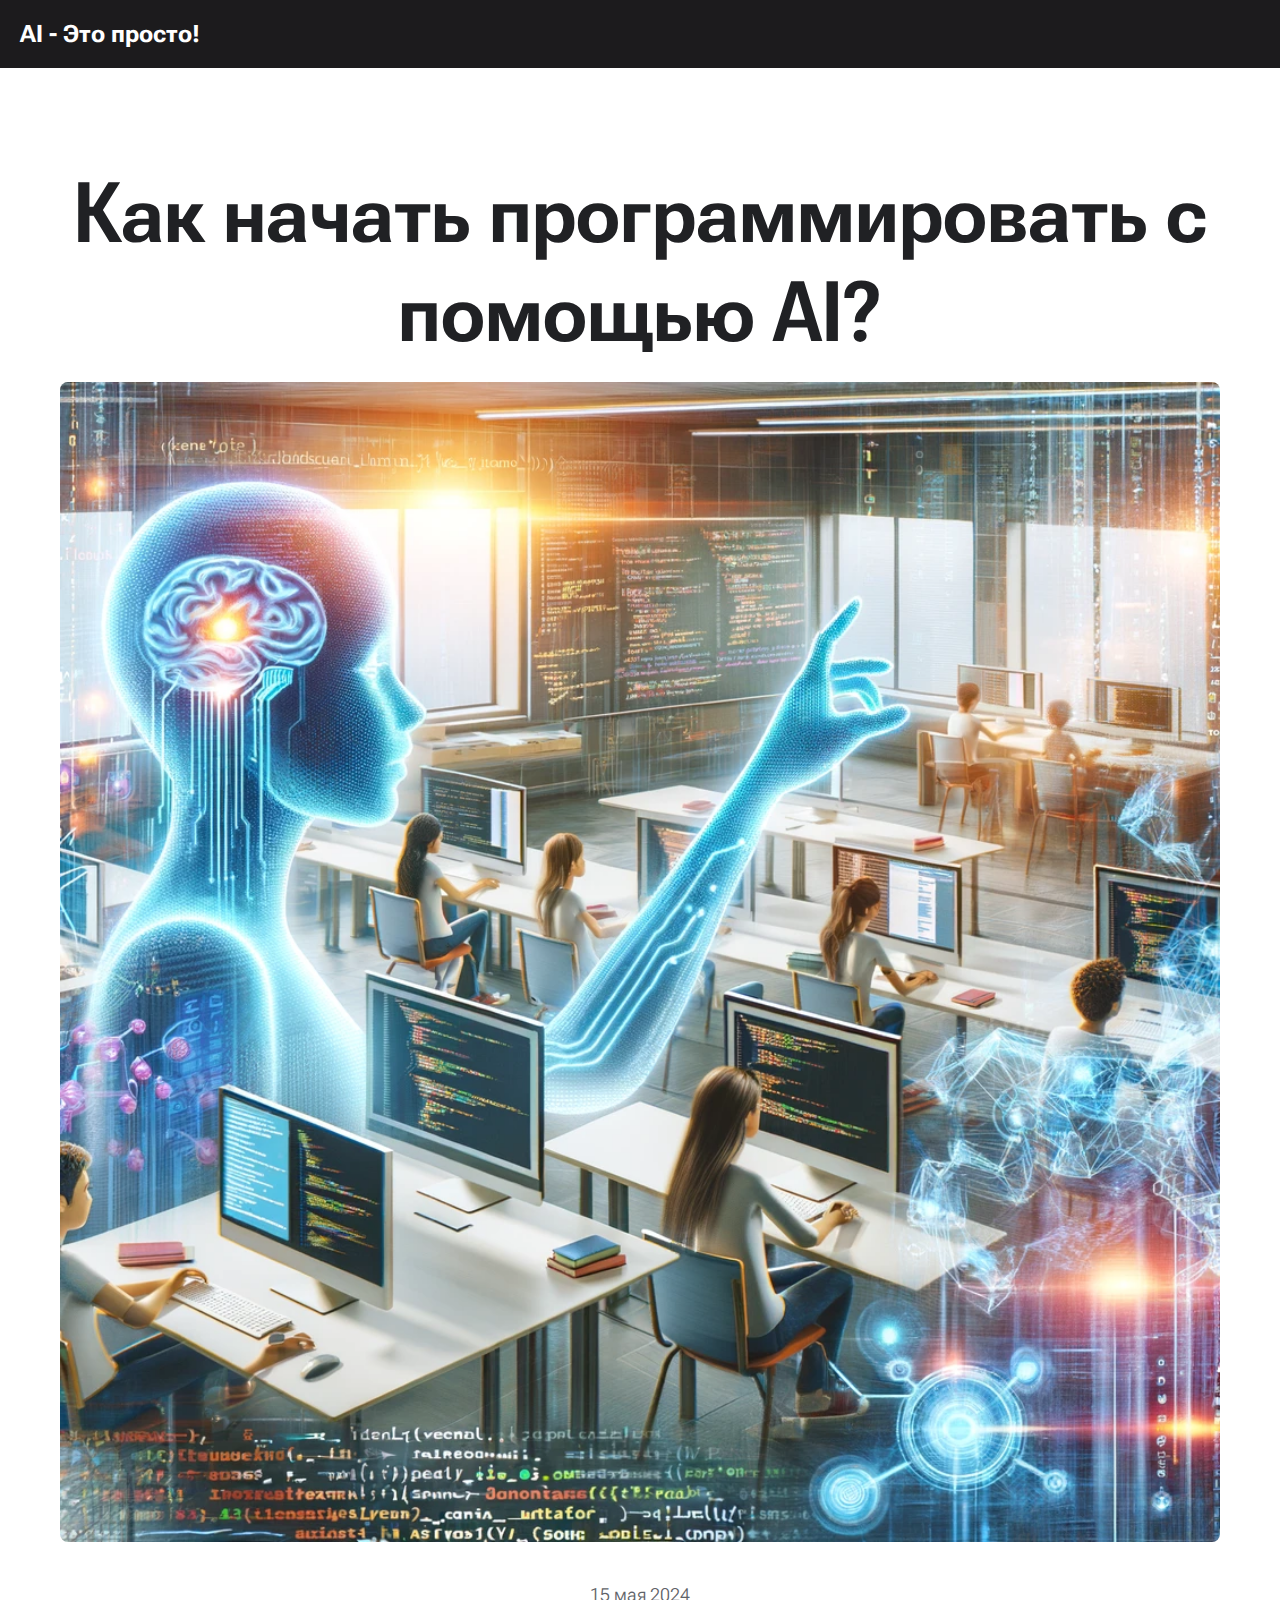
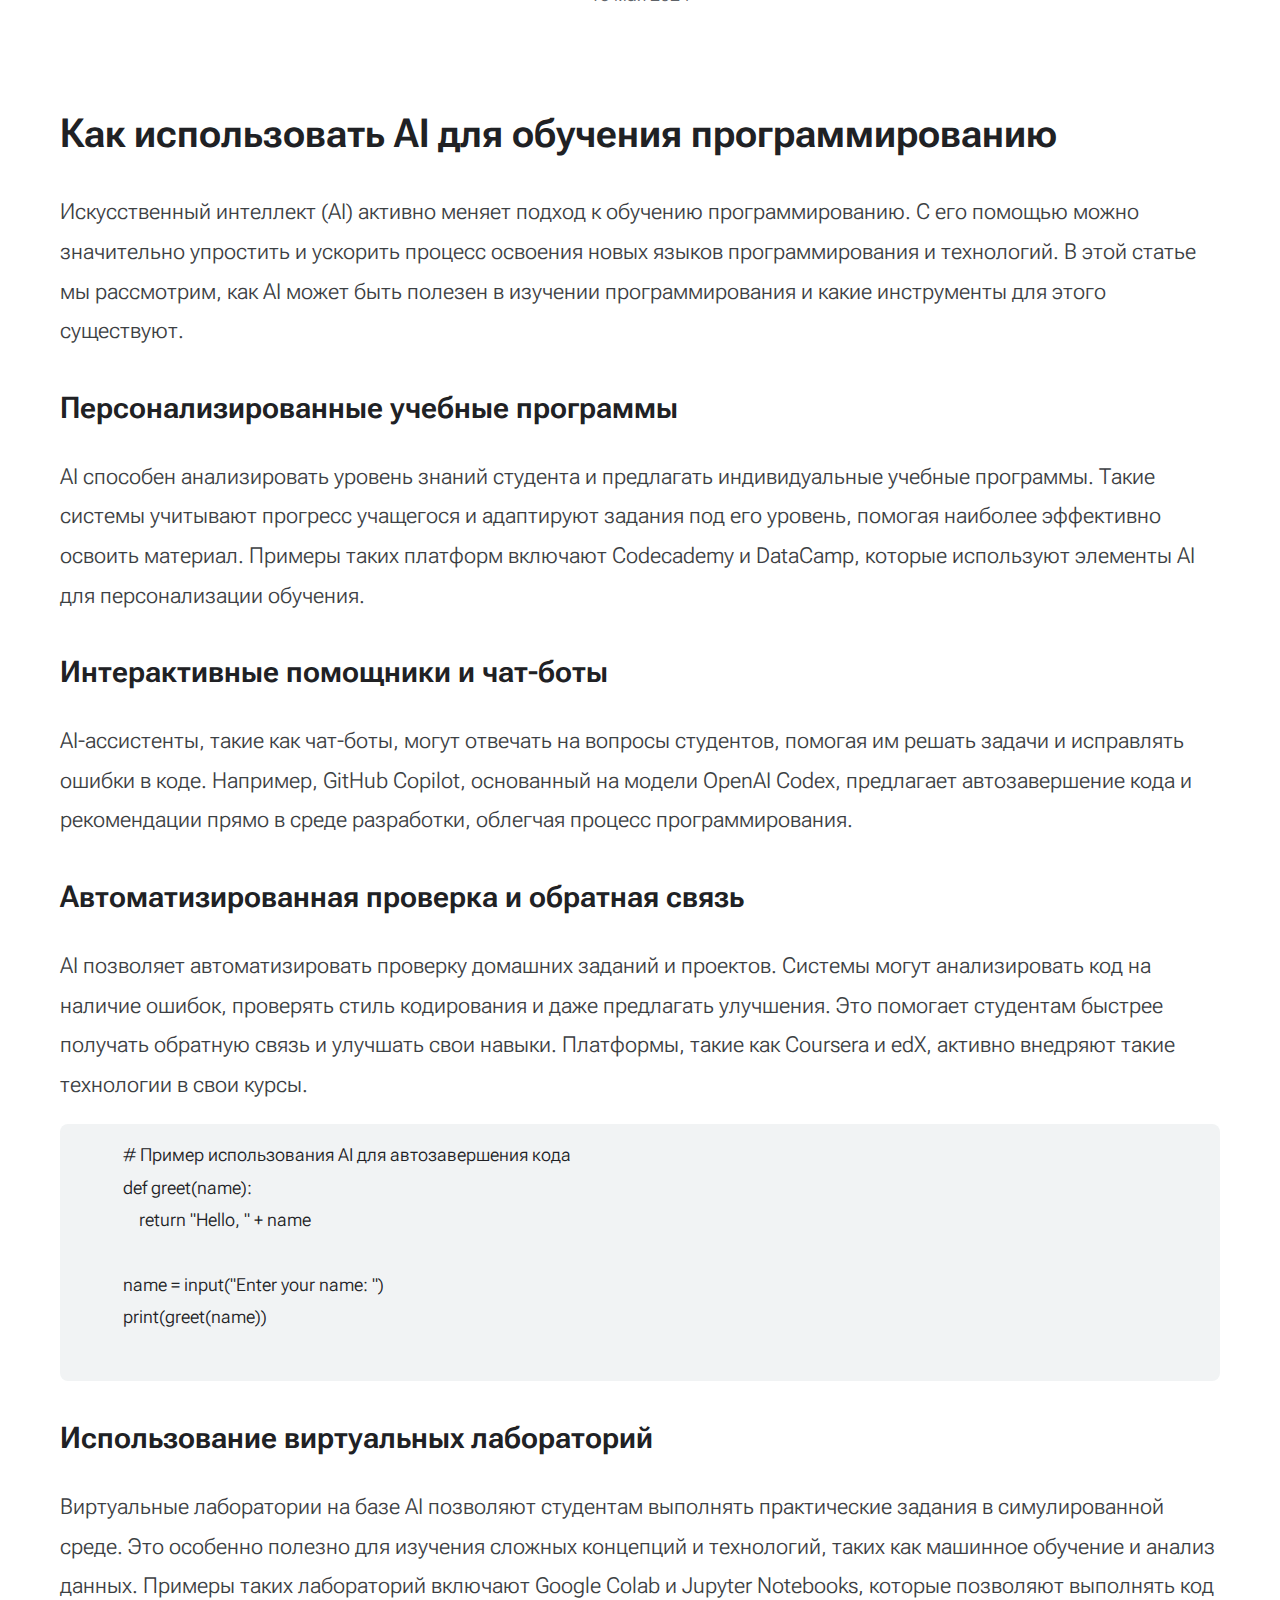
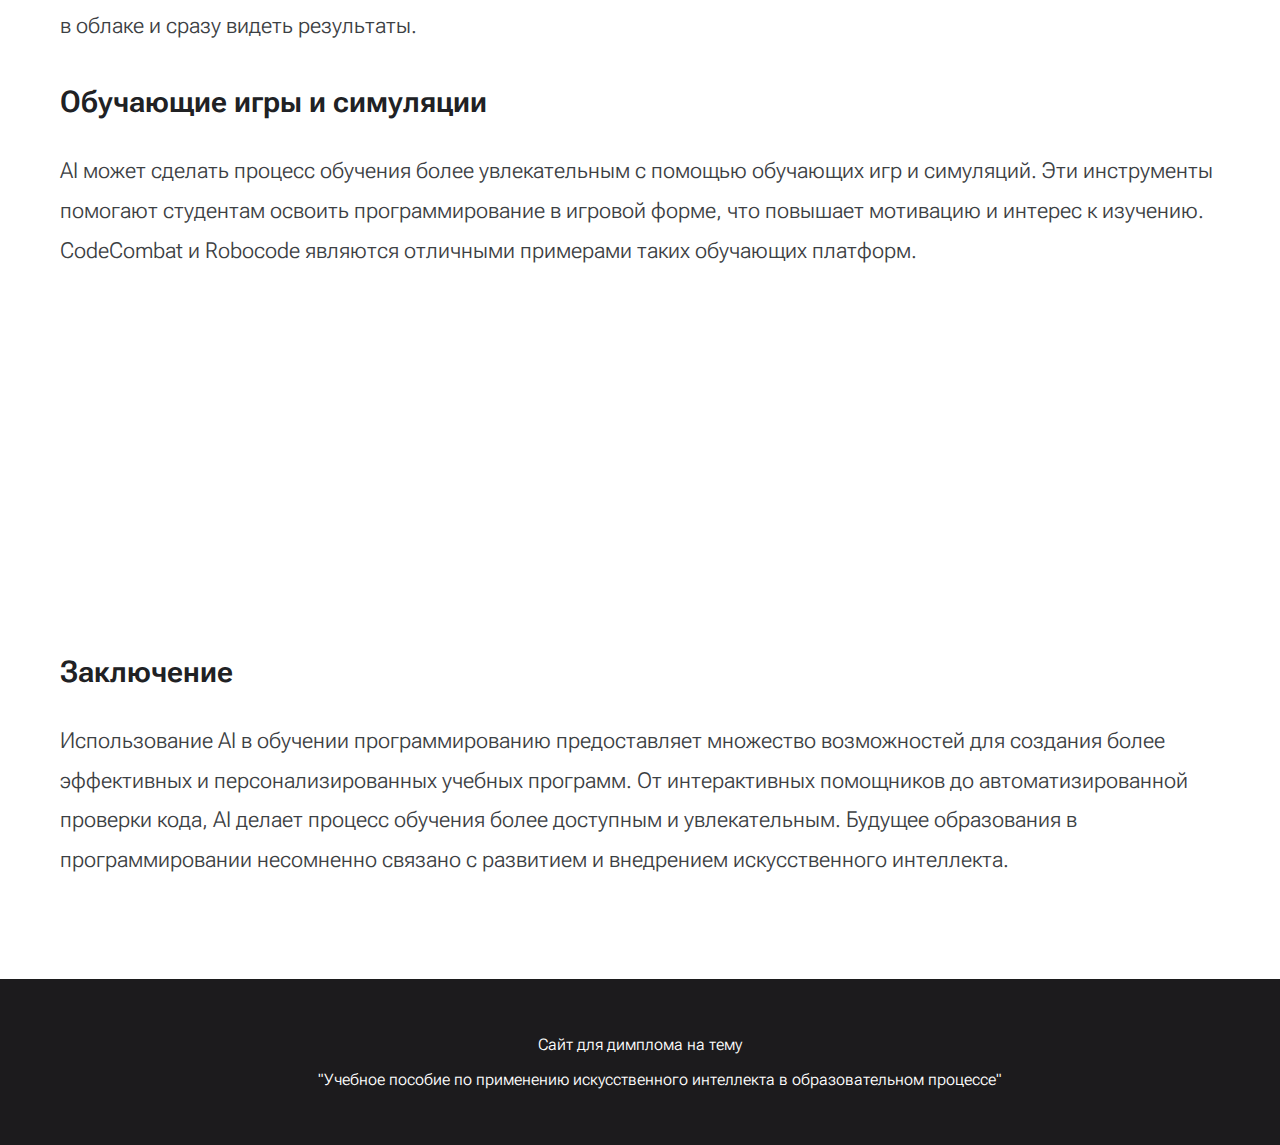
<file: guide1.html>
<!DOCTYPE html>
<html lang="ru">
<head>
    <meta charset="UTF-8">
    <meta name="viewport" content="width=device-width, initial-scale=1.0">
    <title>Название гайда</title>
    <link rel="stylesheet" href="stylesguide.css">
    <link href="https://fonts.googleapis.com/css2?family=Roboto+Flex:opsz,wght@8..144,100..1000&display=swap" rel="stylesheet"></head>
<body>
    <header class="site-header">
        <h1 class="site-title">AI - Это просто!</h1>
    </header>
    
    <div class="guide-container">
        <!-- Заголовок страницы -->
        <header class="guide-header">
            <h1>Как начать программировать с помощью AI?</h1>
            <img src="img/aiprogram.png" alt="Guide Image" class="guide-main-image">
            <p class="guide-meta">15 мая 2024</p>
        </header>

        <!-- Основной контент -->
        <div class="guide-content">
            <section class="guide-section">
                <h2>Как использовать AI для обучения программированию</h2>
                <p>Искусственный интеллект (AI) активно меняет подход к обучению программированию. С его помощью можно значительно упростить и ускорить процесс освоения новых языков программирования и технологий. В этой статье мы рассмотрим, как AI может быть полезен в изучении программирования и какие инструменты для этого существуют.</p>
                
                <h3>Персонализированные учебные программы</h3>
                <p>AI способен анализировать уровень знаний студента и предлагать индивидуальные учебные программы. Такие системы учитывают прогресс учащегося и адаптируют задания под его уровень, помогая наиболее эффективно освоить материал. Примеры таких платформ включают Codecademy и DataCamp, которые используют элементы AI для персонализации обучения.</p>
                
                <h3>Интерактивные помощники и чат-боты</h3>
                <p>AI-ассистенты, такие как чат-боты, могут отвечать на вопросы студентов, помогая им решать задачи и исправлять ошибки в коде. Например, GitHub Copilot, основанный на модели OpenAI Codex, предлагает автозавершение кода и рекомендации прямо в среде разработки, облегчая процесс программирования.</p>
                
                <h3>Автоматизированная проверка и обратная связь</h3>
                <p>AI позволяет автоматизировать проверку домашних заданий и проектов. Системы могут анализировать код на наличие ошибок, проверять стиль кодирования и даже предлагать улучшения. Это помогает студентам быстрее получать обратную связь и улучшать свои навыки. Платформы, такие как Coursera и edX, активно внедряют такие технологии в свои курсы.</p>
                
                <pre class="code-snippet">
            # Пример использования AI для автозавершения кода
            def greet(name):
                return "Hello, " + name
            
            name = input("Enter your name: ")
            print(greet(name))
                </pre>
                
                <h3>Использование виртуальных лабораторий</h3>
                <p>Виртуальные лаборатории на базе AI позволяют студентам выполнять практические задания в симулированной среде. Это особенно полезно для изучения сложных концепций и технологий, таких как машинное обучение и анализ данных. Примеры таких лабораторий включают Google Colab и Jupyter Notebooks, которые позволяют выполнять код в облаке и сразу видеть результаты.</p>
                
                <h3>Обучающие игры и симуляции</h3>
                <p>AI может сделать процесс обучения более увлекательным с помощью обучающих игр и симуляций. Эти инструменты помогают студентам освоить программирование в игровой форме, что повышает мотивацию и интерес к изучению. CodeCombat и Robocode являются отличными примерами таких обучающих платформ.</p>
                
                <div class="guide-video">
                    <iframe width="560" height="315" src="https://www.youtube.com/embed/iO1mwxPNP5A?si=WoZDmf6M-ArhkV1Y" title="YouTube video player" frameborder="0" allow="accelerometer; autoplay; clipboard-write; encrypted-media; gyroscope; picture-in-picture; web-share" referrerpolicy="strict-origin-when-cross-origin" allowfullscreen></iframe>
                </div>
                
                <h3>Заключение</h3>
                <p>Использование AI в обучении программированию предоставляет множество возможностей для создания более эффективных и персонализированных учебных программ. От интерактивных помощников до автоматизированной проверки кода, AI делает процесс обучения более доступным и увлекательным. Будущее образования в программировании несомненно связано с развитием и внедрением искусственного интеллекта.</p>
            </section>
        </div>    
    </div>

   
    <!-- Футер -->
    <footer class="footer">
        <div class="footer-content">
            <div class="links">
                <p>Сайт для димплома на тему <ul>"Учебное пособие по применению искусственного интеллекта в образовательном процессе"</ul></p>               
        </div>
    </footer>
</body>
</html>
</file>
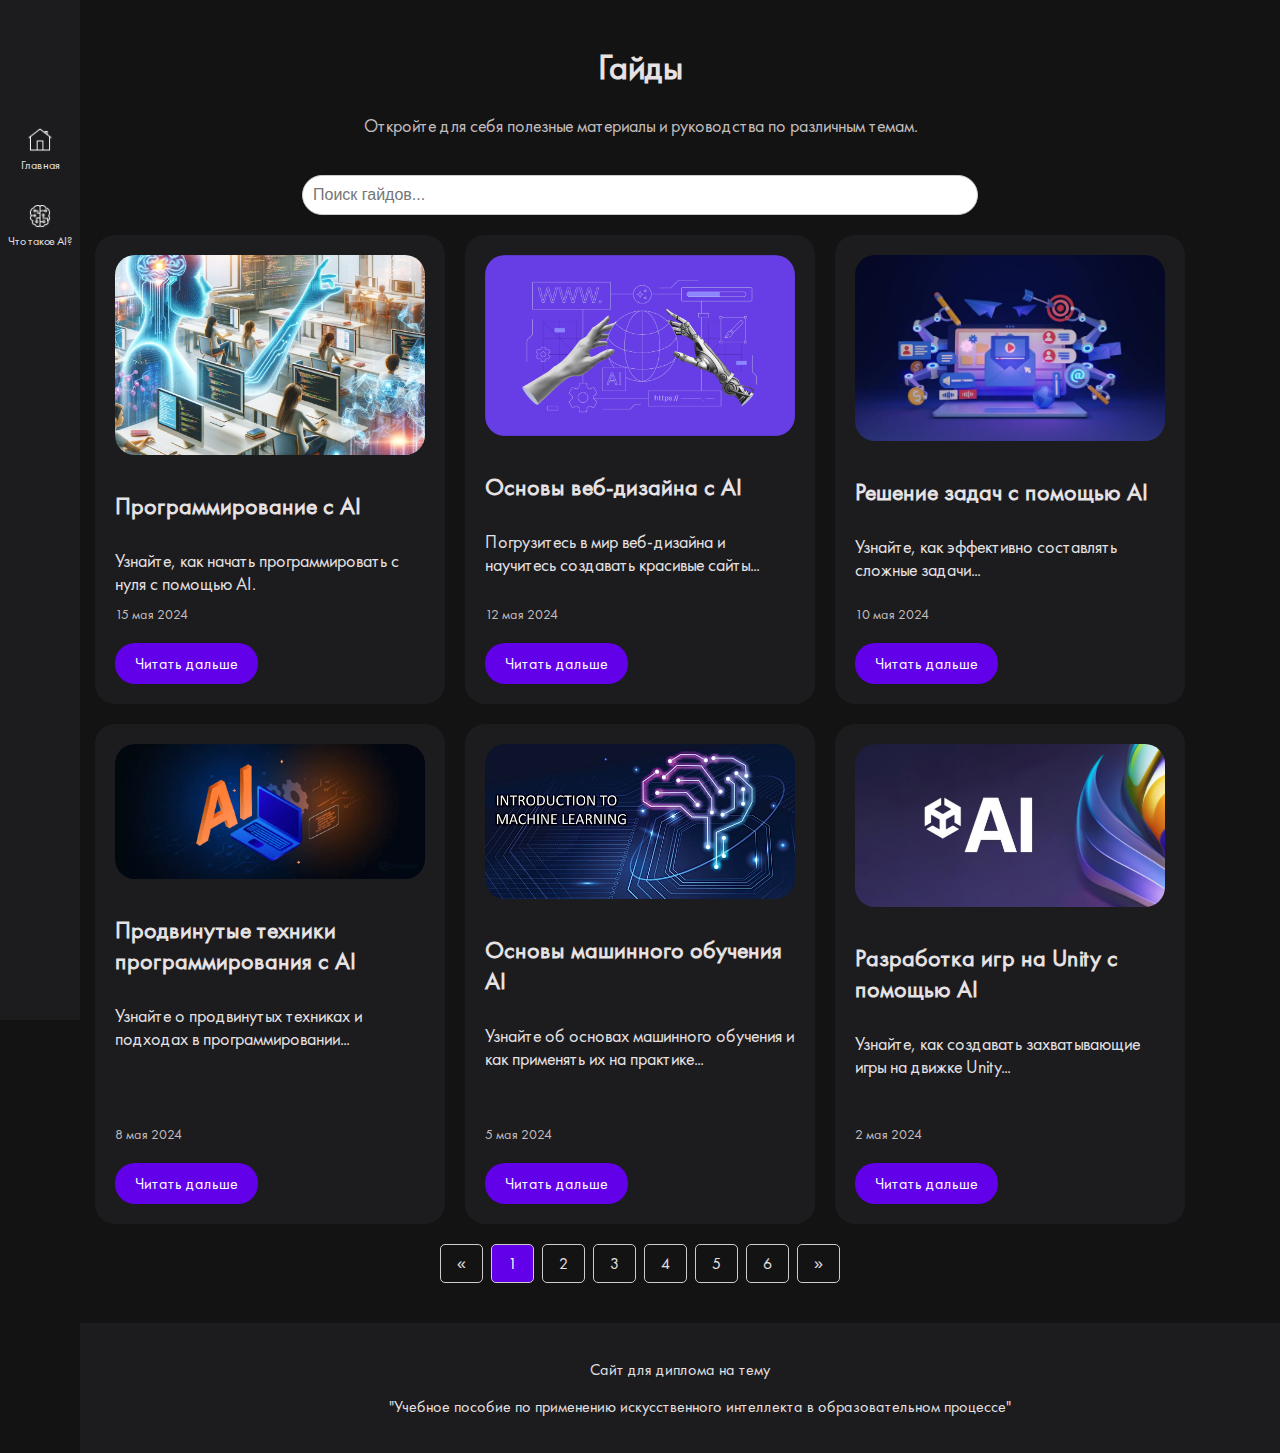
<file: guides.html>
<!DOCTYPE html>
<html lang="ru">
<head>
    <meta charset="UTF-8">
    <meta name="viewport" content="width=device-width, initial-scale=1.0">
    <title>Гайды</title>
    <link rel="stylesheet" href="styles.css">
    <link rel="stylesheet" href="guides.css"> <!-- Подключаем стили для guides -->
    <script src="script.js" defer></script>
</head>
<body>
    <div class="drawer">
        <a href="index.html"><img src="icons/home-50.png" alt="Home" class="icon"><span>Главная</span></a>
        <a href="guides.html" class="active"><img src="icons/iconsai.png" alt="Guides" class="icon"><span>Что такое AI?</span></a>
    </div>
    <div class="container">
        <!-- Заголовок страницы -->
        <header class="guides-header">
            <h1>Гайды</h1>
            <p>Откройте для себя полезные материалы и руководства по различным темам.</p>
        </header>

        <!-- Поиск и фильтры -->
        <div class="search-filters">
            <input type="text" placeholder="Поиск гайдов..." class="search-input">
        </div>

        <!-- Список гайдов -->
        <div class="guides-list">
            <div class="guide-card">
                <img src="img/aiprogram.png" alt="Guide Image" class="guide-image">
                <div class="guide-content">
                    <h2>Программирование с AI</h2>
                    <p>Узнайте, как начать программировать с нуля с помощью AI.</p>
                    <span class="guide-date">15 мая 2024</span>
                    <a href="guide1.html" class="guide-button">Читать дальше</a>
                </div>
            </div>
            <div class="guide-card">
                <img src="img/how-to-design-websites-with-ai.png" alt="Guide Image" class="guide-image">
                <div class="guide-content">
                    <h2>Основы веб-дизайна с AI</h2>
                    <p>Погрузитесь в мир веб-дизайна и научитесь создавать красивые сайты...</p>
                    <span class="guide-date">12 мая 2024</span>
                    <a href="guide1.html" class="guide-button">Читать дальше</a>
                </div>
            </div>
            <div class="guide-card">
                <img src="img/AI_in_social_media_banner.png" alt="Guide Image" class="guide-image">
                <div class="guide-content">
                    <h2>Решение задач с помощью AI</h2>
                    <p>Узнайте, как эффективно составлять сложные задачи...</p>
                    <span class="guide-date">10 мая 2024</span>
                    <a href="guide1.html" class="guide-button">Читать дальше</a>
                </div>
            </div>
            <div class="guide-card">
                <img src="img/using_ai.png" alt="Guide Image" class="guide-image">
                <div class="guide-content">
                    <h2>Продвинутые техники программирования с AI</h2>
                    <p>Узнайте о продвинутых техниках и подходах в программировании...</p>
                    <span class="guide-date">8 мая 2024</span>
                    <a href="guide1.html" class="guide-button">Читать дальше</a>
                </div>
            </div>
            <div class="guide-card">
                <img src="img/1_original.png" alt="Guide Image" class="guide-image">
                <div class="guide-content">
                    <h2>Основы машинного обучения AI</h2>
                    <p>Узнайте об основах машинного обучения и как применять их на практике...</p>
                    <span class="guide-date">5 мая 2024</span>
                    <a href="guide1.html" class="guide-button">Читать дальше</a>
                </div>
            </div>
            <div class="guide-card">
                <img src="img/Unity_AI_Header.png" alt="Guide Image" class="guide-image">
                <div class="guide-content">
                    <h2>Разработка игр на Unity с помощью AI</h2>
                    <p>Узнайте, как создавать захватывающие игры на движке Unity...</p>
                    <span class="guide-date">2 мая 2024</span>
                    <a href="guide1.html" class="guide-button">Читать дальше</a>
                </div>
            </div>
        </div>

        <!-- Пагинация -->
    <div class="pagination">
        <a href="#">&laquo;</a>
        <a href="#" class="active">1</a>
        <a href="guides_page2.html">2</a>
        <a href="#">3</a>
        <a href="#">4</a>
        <a href="#">5</a>
        <a href="#">6</a>
        <a href="guides_page2.html">&raquo;</a>
    </div>

    </div>
    <!-- Футер -->
    <footer>
        <div class="footer-content">
            <div class="links">
                <p>Сайт для диплома на тему <ul>"Учебное пособие по применению искусственного интеллекта в образовательном процессе"</ul></p>
            </div>             
        </div>
    </footer>  
</body>
</html>
</file>
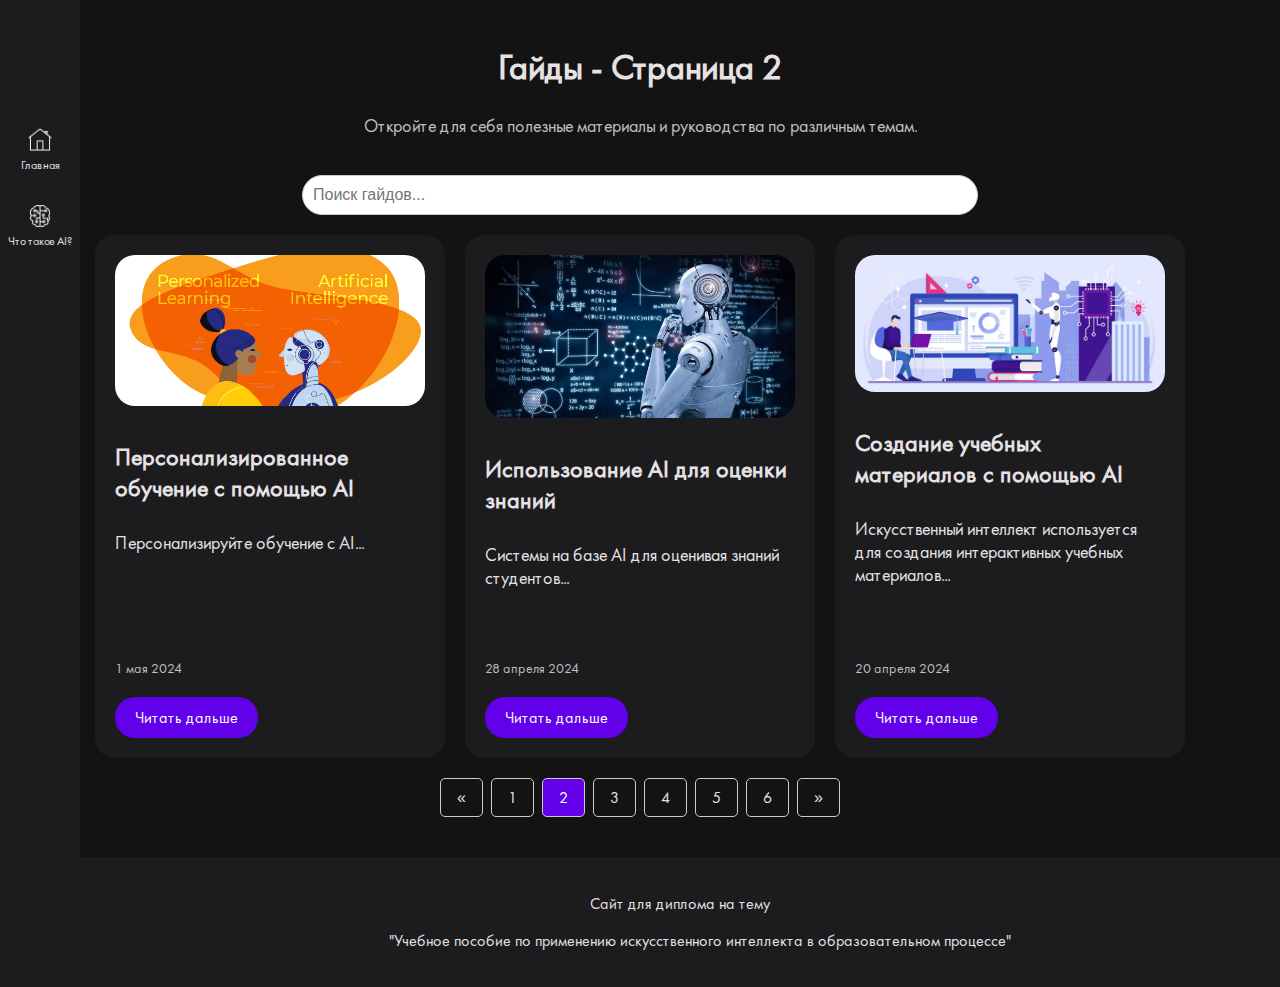
<file: guides_page2.html>
<!DOCTYPE html>
<html lang="ru">
<head>
    <meta charset="UTF-8">
    <meta name="viewport" content="width=device-width, initial-scale=1.0">
    <title>Гайды - Страница 2</title>
    <link rel="stylesheet" href="styles.css">
    <link rel="stylesheet" href="guides.css">
    <script src="script.js" defer></script>
</head>
<body>
    <div class="drawer">
        <a href="index.html"><img src="icons/home-50.png" alt="Home" class="icon"><span>Главная</span></a>
        <a href="guides.html" class="active"><img src="icons/iconsai.png" alt="Guides" class="icon"><span>Что такое AI?</span></a>
    </div>
    <div class="container">
        <!-- Заголовок страницы -->
        <header class="guides-header">
            <h1>Гайды - Страница 2</h1>
            <p>Откройте для себя полезные материалы и руководства по различным темам.</p>
        </header>

        <!-- Поиск и фильтры -->
        <div class="search-filters">
            <input type="text" placeholder="Поиск гайдов..." class="search-input">
        </div>

        <!-- Список гайдов -->
        <div class="guides-list">
            <div class="guide-card">
                <img src="img/getty.jpg" alt="Guide Image" class="guide-image">
                <div class="guide-content">
                    <h2>Персонализированное обучение с помощью AI</h2>
                    <p>Персонализируйте обучение с AI...</p>
                    <span class="guide-date">1 мая 2024</span>
                    <a href="guide1.html" class="guide-button">Читать дальше</a>
                </div>
            </div>
            <div class="guide-card">
                <img src="img/1589462052803.jpg" alt="Guide Image" class="guide-image">
                <div class="guide-content">
                    <h2>Использование AI для оценки знаний</h2>
                    <p>Системы на базе AI для оценивая знаний студентов...</p>
                    <span class="guide-date">28 апреля 2024</span>
                    <a href="guide1.html" class="guide-button">Читать дальше</a>
                </div>
            </div>
            <div class="guide-card">
                <img src="img/education-main-1600.jpg" alt="Guide Image" class="guide-image">
                <div class="guide-content">
                    <h2>Создание учебных материалов с помощью AI</h2>
                    <p>Искусственный интеллект используется для создания интерактивных учебных материалов...</p>
                    <span class="guide-date">20 апреля 2024</span>
                    <a href="guide1.html" class="guide-button">Читать дальше</a>
                </div>
            </div>     
        </div>

        <!-- Пагинация -->
        <div class="pagination">
            <a href="guides.html">&laquo;</a>
            <a href="guides.html">1</a>
            <a href="guides_page2.html" class="active">2</a>
            <a href="#">3</a>
            <a href="#">4</a>
            <a href="#">5</a>
            <a href="#">6</a>
            <a href="#">&raquo;</a>
        </div>
    </div>
    <!-- Футер -->
    <footer>
        <div class="footer-content">
            <div class="links">
                <p>Сайт для диплома на тему <ul>"Учебное пособие по применению искусственного интеллекта в образовательном процессе"</ul></p>
            </div>             
        </div>
    </footer>  
</body>
</html>
</file>
<file: stylesguide.css>
/* Основные стили для страницы гайда */
.guide-container {
    width: 100%;
    max-width: 800px;
    margin: 0 auto;
    padding: 20px;
    box-sizing: border-box;
}

.guide-header {
    text-align: center;
    margin-bottom: 20px;
}

.guide-header h1 {
    font-size: 36px;
    color: #e6e1e3;
}

.guide-meta {
    font-size: 16px;
    color: #c1bdbd;
}

.guide-content {
    margin-bottom: 40px;
}

.guide-section {
    margin-bottom: 20px;
}

.guide-section h2 {
    font-size: 28px;
    color: #e6e1e3;
    margin-bottom: 10px;
}

.guide-section p {
    font-size: 18px;
    color: #e6e1e3;
    margin-bottom: 10px;
}

.guide-image {
    width: 100%;
    height: auto;
    border-radius: 10px;
    margin-bottom: 20px;
}

.code-snippet {
    background-color: #2e2e2e;
    color: #e6e1e3;
    padding: 10px;
    border-radius: 5px;
    overflow-x: auto;
    margin-bottom: 20px;
}

.guide-video {
    width: 100%;
    border-radius: 10px;
    margin-bottom: 20px;
}

.comments-section {
    margin-bottom: 40px;
}

.comments-section h2 {
    font-size: 24px;
    color: #e6e1e3;
    margin-bottom: 20px;
}

.comment {
    background-color: #1c1b1d;
    border-radius: 10px;
    padding: 10px;
    margin-bottom: 10px;
}

.comment p {
    font-size: 16px;
    color: #e6e1e3;
}

.comment-form textarea {
    width: 100%;
    padding: 10px;
    border-radius: 10px;
    border: 1px solid #ccc;
    margin-bottom: 10px;
    font-size: 16px;
}

.comment-form button {
    display: inline-block;
    background-color: #6200ea;
    color: #ffffff;
    padding: 10px 20px;
    border-radius: 20px;
    text-decoration: none;
    font-size: 16px;
    transition: background-color .3s;
    border: none;
    cursor: pointer;
}

.comment-form button:hover {
    background-color: #3700b3;
}

.footer {
    background-color: #1c1b1d;
    padding: 20px;
    text-align: center;
}

.footer-content {
    display: flex;
    flex-direction: column;
    align-items: center;
    justify-content: space-around;
    height: 100%;
}

.logo {
    max-width: 100px;
    margin-bottom: 10px;
}

.links a {
    margin: 0 15px;
    text-decoration: none;
    color: #e6e1e3;
    font-size: 16px;
}

.company-info {
    font-size: 14px;
    color: #e6e1e3;
}


/* Основные стили */
body, html {
    margin: 0;
    padding: 0;
    background-color: #FFFFFF;
    color: #000000;
    font-family: "Roboto Flex", sans-serif;
    font-weight: 300;
    display: flex;
    flex-direction: column;
    height: 100%;
}

.site-header {
    background-color: #1C1B1D;
    color: #FFFFFF;
    padding: 20px;
    text-align: left;
}

.site-title {
    margin: 0;
    font-size: 24px;
}

.guide-container {
    margin: 20px;
    display: flex;
    flex-direction: column;
    max-width: 1200px; /* Ограничьте максимальную ширину контейнера */
    margin-right: auto;
    margin-left: auto; /* Центрирование контейнера */
    padding: 20px;
}

.guide-header {
    text-align: center;
    margin-bottom: 20px;
}

.guide-header h1 {
    font-size: 84px;
    color: #202124;
    margin-bottom: 20px;
    font-weight: 600;
}

.guide-header .guide-main-image {
    width: 100%;
    height: auto;
    border-radius: 8px;
    margin-bottom: 20px;
}

.guide-meta {
    font-size: 18px;
    color: #5F6368;
    margin-bottom: 40px;
}

.guide-content {
    line-height: 1.8; /* Увеличиваем межстрочное расстояние для улучшения читаемости */
}

.guide-section h2 {
    font-size: 40px;
    color: #202124;
    margin-bottom: 20px;
    font-weight: 600;
}

.guide-section h3 {
    font-size: 30px;
    color: #202124;
    margin-bottom: 10px;
    font-weight: 600;
}

.guide-section p {
    font-size: 22px;
    color: #3C4043;
    margin-bottom: 20px;
    font-weight: 300; /* Легкий шрифт для улучшенной читаемости */
}

.code-snippet {
    background-color: #F1F3F4;
    padding: 15px;
    border-radius: 8px;
    font-family: "Roboto Flex", monospace;
    color: #202124;
    margin-bottom: 20px;
    overflow-x: auto;
    font-size: 18px; /* Уменьшенный размер шрифта для кода */
}

.guide-video {
    width: 100%;
    height: auto;
    border-radius: 8px;
    margin-bottom: 20px;
}

/* Кнопки */
.guide-button {
    display: inline-block;
    background-color: #1E88E5;
    color: #FFFFFF;
    padding: 10px 20px;
    border-radius: 8px;
    text-decoration: none;
    font-size: 16px;
    transition: background-color .3s;
    text-align: center;
}

.guide-button:hover {
    background-color: #1565C0;
}

/* Футер */
.footer {
    background-color: #1C1B1D;
    padding: 40px 20px;
    text-align: center;
    margin-top: auto; /* Для фиксации футера внизу */
}

.footer-content {
    display: flex;
    flex-direction: column;
    align-items: center;
    justify-content: space-around;
    height: 100%;
    color: #ffffff;
}

.links a {
    margin: 0 15px;
    text-decoration: none;
    color: #E6E1E3;
    font-size: 16px;
}

.company-info {
    font-size: 14px;
    color: #E6E1E3;
}

/* Адаптивность */
@media (max-width: 768px) {
    .guide-header h1 {
        font-size: 60px;
    }

    .guide-header p {
        font-size: 14px;
    }

    .guide-section h2 {
        font-size: 30px;
    }

    .guide-section h3 {
        font-size: 24px;
    }

    .guide-section p {
        font-size: 18px;
    }
}
</file>
<file: styles.css>
/* Основные стили */
@font-face {
    font-family: "FuturaCyrillicBook";
    src: url("FuturaCyrillicBook.ttf") format("truetype");
    font-weight: normal;
    font-style: normal;
    font-display: swap;
}
@font-face {
    font-family: "FuturaCyrillicHeavy";
    src: url("FuturaCyrillicHeavy.ttf") format("truetype");
    font-weight: normal;
    font-style: normal;
    font-display: swap;
}
@font-face {
    font-family: "FuturaCyrillicMedium";
    src: url("FuturaCyrillicMedium.ttf") format("truetype");
    font-weight: normal;
    font-style: normal;
    font-display: swap;
}

body, html {
    margin: 0;
    padding: 0;
    background-color: #141314;
    color: #e6e1e3;
    font-family: "FuturaCyrillicBook", sans-serif;
    height: 100%;
    display: flex;
    flex-direction: column;
}

.page-wrapper {
    display: flex;
    flex-direction: column;
    flex: 1;
}

.container {
    flex: 1;
    display: flex;
    flex-direction: column;
    margin-left: 80px; 
    padding-bottom: 40px;
}

/* Стили для drawer */
.drawer {
    position: fixed;
    top: 0;
    left: 0;
    height: 100%;
    width: 80px;
    background-color: #1c1b1d;
    padding-top: 120px;
    display: flex;
    flex-direction: column;
    align-items: center;
    z-index: 1;
}

.drawer a {
    padding: 8px 0;
    text-decoration: none;
    font-size: 12px;
    color: #e6e1e3;
    display: flex;
    flex-direction: column;
    align-items: center;
    transition: 0.3s;
    text-align: center;
    width: 80px;
    height: 60px;
}

.drawer a:hover {
    background-color: #575757;
}

.drawer .icon {
    width: 24px;
    height: 24px;
    margin-bottom: 5px;
}

footer {
    background-color: #1c1b1d;
    padding: 20px;
    text-align: center;
    margin-top: auto;
    margin-left: 80px;
}

.footer-content {
    display: flex;
    flex-direction: column;
    align-items: center;
    justify-content: space-around;
    height: 100%;
}

.logo {
    max-width: 100px;
    margin-bottom: 10px;
}

.links a {
    margin: 0 15px;
    text-decoration: none;
    color: #e6e1e3;
    font-size: 16px;
}

.company-info {
    font-size: 14px;
    color: #e6e1e3;
}

/* Стили для hero изображения */
.hero {
    position: relative;
    text-align: center;
    color: #e6e1e3;
    margin-bottom: 20px;
    overflow: hidden;
}

.hero img {
    width: 100%;
    height: 490px;
    object-fit: cover;
    display: block;
}

.overlay {
    position: absolute;
    top: 0;
    left: 0;
    width: 100%;
    height: 100%;
    background-color: rgba(0, 0, 0, 0.5);
}

.hero-text {
    position: absolute;
    top: 50%;
    left: 50%;
    transform: translate(-50%, -50%);
    font-size: 50px;
    font-family: "FuturaCyrillicHeavy", sans-serif;
}

/* Контейнер для двух больших блоков */
.large-blocks-container {
    width: 1760px;
    height: 550px;
    margin: 0 auto 20px;
    display: flex;
}

.large-blocks {
    display: flex;
    gap: 20px;
    height: 100%;
    width: 100%;
}

.custom-block {
    background-color: #1c1b1d;
    border-radius: 20px;
    padding: 20px;
    flex: 1;
    box-sizing: border-box;
    display: flex;
    align-items: center;
    justify-content: center;
}

.custom-block-content {
    text-align: left;
}

.custom-image {
    width: 100%;
    height: 100%;
    border-radius: 20px;
    object-fit: cover;
}

.image-block {
    display: flex;
    align-items: center;
    justify-content: center;
}

.custom-block h2 {
    font-size: 36px;
    color: #e6e1e3;
    margin-bottom: 10px;
}

.custom-block p {
    font-size: 24px;
    color: #e6e1e3;
    margin-bottom: 20px;
}

.custom-button {
    display: inline-block;
    background-color: #6200ea;
    color: #ffffff;
    padding: 10px 20px;
    border-radius: 20px;
    text-decoration: none;
    font-size: 20px;
    transition: background-color .3s;
}

.custom-button:hover {
    background-color: #3700b3;
}

/* Стили для блока чата */
.chat-container {
    display: flex;
    flex-direction: column;
    height: 100%;
    width: 100%;
    background-color: #2c2b2e;
    border-radius: 20px;
    padding: 20px;
    box-sizing: border-box;
}

.chat-messages {
    flex: 1;
    overflow-y: auto;
    padding: 10px;
    background-color: #1c1b1d;
    border-radius: 10px;
    margin-bottom: 10px;
    color: #e6e1e3;
}

#chat-input {
    padding: 10px;
    border-radius: 20px;
    border: none;
    margin-bottom: 10px;
    width: calc(100% - 90px); /* Adjust the width to fit the button */
}

button {
    padding: 10px 20px;
    border-radius: 20px;
    background-color: #6200ea;
    color: #ffffff;
    border: none;
    cursor: pointer;
}

button:hover {
    background-color: #3700b3;
}

/* Стили для главного контента */
.main-content {
    display: flex;
    justify-content: center;
    flex-direction: column;
    margin: 20px;
    flex: 1;
}

.section-title {
    text-align: center;
    margin: 40px 0 20px;
    font-size: 32px;
    color: #e6e1e3;
}

.articles-row {
    display: flex;
    justify-content: center;
    gap: 20px;
    flex-wrap: wrap;
}

.article {
    background-color: #1c1b1d;
    border-radius: 20px;
    padding: 20px;
    width: 550px;
    display: flex;
    flex-direction: column;
    justify-content: space-between;
    box-sizing: border-box;
}

.article .date {
    color: #c1bdbd;
    font-size: 16px;
    margin-bottom: 10px;
}

.article h2 {
    font-size: 24px;
    margin-bottom: 10px;
    color: #e6e1e3;
}

.article p {
    font-size: 18px;
    color: #e6e1e3;
    margin-bottom: 20px;
}

/* Новый стиль для одинакового размера картинок */
.article-image {
    width: 100%;
    height: 250px;
    object-fit: cover;
    border-radius: 20px;
    align-self: flex-end;
}

/* Стили для popup */
.popup {
    display: none;
    position: fixed;
    top: 0;
    left: 0;
    width: 100%;
    height: 100%;
    background-color: rgba(0, 0, 0, 0.8);
    justify-content: center;
    align-items: center;
    z-index: 1000;
}

.popup-content {
    background-color: #1c1b1d;
    padding: 20px;
    border-radius: 20px;
    max-width: 800px;
    width: 90%;
    text-align: center;
    position: relative;
}

.popup-content h2 {
    font-size: 32px;
    color: #e6e1e3;
}

.popup-content img {
    width: 100%;
    height: auto;
    border-radius: 10px;
    margin-bottom: 20px;
}

.popup-content p {
    font-size: 18px;
    color: #e6e1e3;
    margin-bottom: 10px;
}

.close-button {
    position: absolute;
    top: 10px;
    right: 20px;
    font-size: 24px;
    color: #e6e1e3;
    cursor: pointer;
}

@media (min-width: 1200px) and (max-width: 1439px) {
    .container {
        margin-left: 60px; 
        padding-bottom: 30px;
    }

    .drawer {
        width: 60px;
        padding-top: 100px;
    }

    .drawer a {
        font-size: 10px;
        width: 60px;
        height: 50px;
    }

    .drawer .icon {
        width: 20px;
        height: 20px;
    }

    .hero img {
        height: 420px;
    }

    .hero-text {
        font-size: 40px;
    }

    .large-blocks-container {
        width: 100%;
        height: auto;
    }

    .large-blocks {
        flex-direction: column;
        gap: 20px;
    }

    .custom-block,
    .custom-block.image-block {
        height: auto;
        flex: none;
    }

    .custom-block-content {
        text-align: left;
    }

    .custom-block h2 {
        font-size: 30px;
    }

    .custom-block p {
        font-size: 20px;
    }

    .custom-button {
        padding: 8px 16px;
        font-size: 18px;
    }

    .custom-image {
        width: 100%;
        height: auto;
        border-radius: 20px;
        object-fit: cover;
    }

    .section-title {
        margin: 30px 0 15px;
        font-size: 28px;
    }

    .article {
        width: 100%;
        max-width: 450px;
        padding: 15px;
    }

    .article h2 {
        font-size: 22px;
    }

    .article p {
        font-size: 16px;
    }

    .article-image {
        height: 200px;
    }

    .popup-content {
        max-width: 700px;
    }

    .popup-content h2 {
        font-size: 28px;
    }

    .popup-content p {
        font-size: 16px;
    }

    .close-button {
        font-size: 20px;
    }

    #sub-menu ul li a {
        font-size: 14px;
        padding: 8px;
    }
}

@media (min-width: 992px) and (max-width: 1199px) {
    .container {
        margin-left: 50px; 
        padding-bottom: 20px;
    }

    .drawer {
        width: 50px;
        padding-top: 80px;
    }

    .drawer a {
        font-size: 9px;
        width: 50px;
        height: 45px;
    }

    .drawer .icon {
        width: 18px;
        height: 18px;
    }

    .hero img {
        height: 380px;
    }

    .hero-text {
        font-size: 35px;
    }

    .large-blocks-container {
        width: 100%;
        height: auto;
    }

    .large-blocks {
        flex-direction: column;
        gap: 15px;
    }

    .custom-block,
    .custom-block.image-block {
        height: auto;
        flex: none;
    }

    .custom-block-content {
        text-align: left;
    }

    .custom-block h2 {
        font-size: 28px;
    }

    .custom-block p {
        font-size: 18px;
    }

    .custom-button {
        padding: 8px 14px;
        font-size: 16px;
    }

    .custom-image {
        width: 100%;
        height: auto;
        border-radius: 20px;
        object-fit: cover;
    }

    .section-title {
        margin: 25px 0 10px;
        font-size: 26px;
    }

    .article {
        width: 100%;
        max-width: 400px;
        padding: 15px;
    }

    .article h2 {
        font-size: 20px;
    }

    .article p {
        font-size: 16px;
    }

    .article-image {
        height: 180px;
    }

    .popup-content {
        max-width: 650px;
    }

    .popup-content h2 {
        font-size: 26px;
    }

    .popup-content p {
        font-size: 16px;
    }

    .close-button {
        font-size: 18px;
    }

    #sub-menu ul li a {
        font-size: 13px;
        padding: 8px;
    }
}

@media (min-width: 768px) and (max-width: 991px) {
    .container {
        margin-left: 40px; 
        padding-bottom: 15px;
    }

    .drawer {
        width: 40px;
        padding-top: 60px;
    }

    .drawer a {
        font-size: 8px;
        width: 40px;
        height: 40px;
    }

    .drawer .icon {
        width: 16px;
        height: 16px;
    }

    .hero img {
        height: 350px;
    }

    .hero-text {
        font-size: 30px;
    }

    .large-blocks-container {
        width: 100%;
        height: auto;
    }

    .large-blocks {
        flex-direction: column;
        gap: 10px;
    }

    .custom-block,
    .custom-block.image-block {
        height: auto;
        flex: none;
    }

    .custom-block-content {
        text-align: left;
    }

    .custom-block h2 {
        font-size: 26px;
    }

    .custom-block p {
        font-size: 16px;
    }

    .custom-button {
        padding: 6px 12px;
        font-size: 14px;
    }

    .custom-image {
        width: 100%;
        height: auto;
        border-radius: 20px;
        object-fit: cover;
    }

    .section-title {
        margin: 20px 0 10px;
        font-size: 24px;
    }

    .article {
        width: 100%;
        max-width: 350px;
        padding: 10px;
    }

    .article h2 {
        font-size: 18px;
    }

    .article p {
        font-size: 14px;
    }

    .article-image {
        height: 150px;
    }

    .popup-content {
        max-width: 600px;
    }

    .popup-content h2 {
        font-size: 24px;
    }

    .popup-content p {
        font-size: 14px;
    }

    .close-button {
        font-size: 16px;
    }

    #sub-menu ul li a {
        font-size: 12px;
        padding: 6px;
    }
}


@media (max-width: 767px) {
    .container {
        margin-left: 0;
        padding-bottom: 10px;
        padding: 0 10px;
    }

    .drawer {
        width: 100%;
        height: 50px;
        padding-top: 0;
        flex-direction: row;
        justify-content: space-around;
    }

    .drawer a {
        font-size: 8px;
        width: auto;
        height: auto;
        padding: 10px 0;
    }

    .drawer .icon {
        width: 16px;
        height: 16px;
    }

    .hero img {
        height: 300px;
    }

    .hero-text {
        font-size: 24px;
        padding: 0 10px;
    }

    .large-blocks-container {
        width: 100%;
        height: auto;
    }

    .large-blocks {
        flex-direction: column;
        gap: 10px;
        padding: 0 10px;
    }

    .custom-block,
    .custom-block.image-block {
        height: auto;
        flex: none;
    }

    .custom-block-content {
        text-align: left;
    }

    .custom-block h2 {
        font-size: 24px;
    }

    .custom-block p {
        font-size: 14px;
    }

    .custom-button {
        padding: 6px 10px;
        font-size: 12px;
    }

    .custom-image {
        width: 100%;
        height: auto;
        border-radius: 20px;
        object-fit: cover;
    }

    .section-title {
        margin: 20px 0 10px;
        font-size: 22px;
    }

    .articles-row {
        flex-direction: column;
        align-items: center;
    }

    .article {
        width: 100%;
        max-width: 100%;
        padding: 10px;
        box-sizing: border-box;
    }

    .article h2 {
        font-size: 16px;
    }

    .article p {
        font-size: 12px;
    }

    .article-image {
        height: 150px;
    }

    .popup-content {
        max-width: 90%;
    }

    .popup-content h2 {
        font-size: 22px;
    }

    .popup-content p {
        font-size: 12px;
    }

    .close-button {
        font-size: 14px;
    }

    #sub-menu ul {
        flex-direction: column;
        align-items: center;
    }

    #sub-menu ul li {
        width: 100%;
        text-align: center;
    }

    #sub-menu ul li a {
        font-size: 12px;
        padding: 6px;
    }

    footer {
        margin-left: 0;
        padding: 10px;
    }
}

@media (min-width: 1440px) {
    .container {
        margin-left: 100px; 
        padding-bottom: 50px;
    }

    .drawer {
        width: 100px;
        padding-top: 150px;
    }

    .drawer a {
        font-size: 14px;
        width: 100px;
        height: 80px;
    }

    .drawer .icon {
        width: 30px;
        height: 30px;
    }

    .hero img {
        height: 550px;
    }

    .hero-text {
        font-size: 60px;
    }

    .large-blocks-container {
        width: 1960px;
        height: 600px;
    }

    .large-blocks {
        flex-direction: row;
        gap: 40px;
    }

    .custom-block,
    .custom-block.image-block {
        height: 100%;
        flex: 1;
    }

    .custom-block-content {
        text-align: left;
    }

    .custom-block h2 {
        font-size: 40px;
    }

    .custom-block p {
        font-size: 28px;
    }

    .custom-button {
        padding: 12px 24px;
        font-size: 24px;
    }

    .custom-image {
        width: 100%;
        height: 100%;
        border-radius: 20px;
        object-fit: cover;
    }

    .section-title {
        margin: 50px 0 25px;
        font-size: 36px;
    }

    .articles-row {
        justify-content: center;
        gap: 30px;
        flex-wrap: wrap;
    }

    .article {
        width: 600px;
        padding: 20px;
    }

    .article h2 {
        font-size: 28px;
    }

    .article p {
        font-size: 22px;
    }

    .article-image {
        height: 300px;
    }

    .popup-content {
        max-width: 900px;
    }

    .popup-content h2 {
        font-size: 36px;
    }

    .popup-content p {
        font-size: 20px;
    }

    .close-button {
        font-size: 28px;
    }

    #sub-menu ul li a {
        font-size: 18px;
        padding: 12px;
    }
}

#main-menu li a.active {
    background-color: #ffffff;
    color: #000000;
}

/* Стили для подменю */
#sub-menu {
    margin-top: 20px;
}

#sub-menu ul {
    list-style: none;
    padding: 0;
    margin: 0;
    display: flex;
    flex-direction: column;
    gap: 10px;
}

#sub-menu ul li a {
    text-decoration: none;
    color: #e6e1e3;
    font-size: 16px;
    background-color: #1c1b1d;
    padding: 10px;
    border-radius: 5px;
    transition: background-color 0.3s;
}

#sub-menu ul li a:hover {
    background-color: #6200ea;
}

.article {
    background-color: #1c1b1d;
    border-radius: 20px;
    padding: 20px;
    width: 550px;
    display: flex;
    flex-direction: column;
    justify-content: space-between;
    box-sizing: border-box;
    margin-bottom: 20px;
    cursor: pointer;
    transition: transform 0.3s;
}

.article:hover {
    transform: scale(1.05);
}

.article .date {
    color: #c1bdbd;
    font-size: 16px;
    margin-bottom: 10px;
}

.article h2 {
    font-size: 24px;
    margin-bottom: 10px;
    color: #e6e1e3;
}

.article p {
    font-size: 18px;
    color: #e6e1e3;
    margin-bottom: 20px;
}

.article-image {
    width: 100%;
    height: 250px;
    object-fit: cover;
    border-radius: 20px;
}

.popup {
    display: none;
    position: fixed;
    top: 0;
    left: 0;
    width: 100%;
    height: 100%;
    background-color: rgba(0, 0, 0, 0.8);
    justify-content: center;
    align-items: center;
    z-index: 1000;
}

.popup-content {
    background-color: #1c1b1d;
    padding: 20px;
    border-radius: 20px;
    max-width: 800px;
    width: 90%;
    text-align: center;
    position: relative;
}

.popup-content h2 {
    font-size: 32px;
    color: #e6e1e3;
}

.popup-content img {
    width: 100%;
    height: auto;
    border-radius: 10px;
    margin-bottom: 20px;
}

.popup-content p {
    font-size: 18px;
    color: #e6e1e3;
    margin-bottom: 10px;
}

.close-button {
    position: absolute;
    top: 10px;
    right: 20px;
    font-size: 24px;
    color: #e6e1e3;
    cursor: pointer;
}
</file>
<file: guides.css>
/* Основные стили */
body, html {
    margin: 0;
    padding: 0;
    background-color: #141314;
    color: #e6e1e3;
    font-family: "FuturaCyrillicBook", sans-serif;
    display: flex;
    flex-direction: column;
    height: 100%;
}

/* Drawer стили */
.drawer {
    height: 100%;
    width: 80px;
    position: fixed;
    z-index: 1;
    top: 0;
    left: 0;
    background-color: #1c1b1d;
    padding-top: 20px;
    display: flex;
    flex-direction: column;
    align-items: center;
    padding-top: 120px; /* Смещение от верха для начала после больших блоков */
}

.drawer a {
    padding: 8px 0;
    text-decoration: none;
    font-size: 12px;
    color: #e6e1e3;
    display: flex;
    flex-direction: column;
    align-items: center;
    transition: 0.3s;
    text-align: center;
    width: 80px;
    height: 60px;
}

.drawer a:hover {
    background-color: #575757;
}

.drawer .icon {
    width: 24px;
    height: 24px;
    margin-bottom: 5px;
}

/* Контейнер */
.container {
    margin-left: 100px; /* Добавьте этот отступ, чтобы сдвинуть контент */
    padding: 20px;
    flex: 1;
    display: flex;
    flex-direction: column;
    max-width: 1200px; /* Ограничьте максимальную ширину контейнера */
    margin-right: auto;
    margin-left: auto; /* Центрирование контейнера */
}

/* Стиль для заголовка */
.guides-header {
    text-align: center;
    margin-bottom: 20px;
}

.guides-header h1 {
    font-size: 36px;
    color: #e6e1e3;
}

.guides-header p {
    font-size: 18px;
    color: #c1bdbd;
}

/* Стили поиска и фильтров */
.search-filters {
    display: flex;
    justify-content: center; /* Центрирование поиска */
    margin-bottom: 20px;
    align-items: center;
}

.search-input {
    padding: 10px;
    border-radius: 20px;
    border: 1px solid #ccc;
    font-size: 16px;
    width: 60%; /* Ограничиваем ширину поиска */
}

.filters {
    display: flex;
    gap: 10px;
}

.filters select {
    padding: 10px;
    border-radius: 20px;
    border: 1px solid #ccc;
    font-size: 16px;
}

.search-button {
    padding: 10px 20px;
    border-radius: 20px;
    border: none;
    background-color: #6200ea;
    color: #ffffff;
    font-size: 16px;
    cursor: pointer;
    transition: background-color 0.3s;
}

.search-button:hover {
    background-color: #3700b3;
}

/* Стили для списка гайдов */
.guides-list {
    display: grid;
    grid-template-columns: repeat(3, 1fr); /* 3 колонки */
    gap: 20px;
    justify-content: center;
}

.guide-card {
    background-color: #1c1b1d;
    border-radius: 20px;
    padding: 20px;
    display: flex;
    flex-direction: column;
    box-sizing: border-box;
    max-width: 350px; /* Ограничьте ширину карточек */
    margin: 0 auto; /* Центрирование карточек */
}

.guide-image {
    width: 100%;
    height: 200px;
    object-fit: cover;
    border-radius: 20px;
    margin-bottom: 15px;
}

.guide-content {
    text-align: left;
    display: flex;
    flex-direction: column;
    justify-content: space-between;
    height: 100%;
}

.guide-content h2 {
    font-size: 24px;
    color: #e6e1e3;
    margin-bottom: 10px;
}

.guide-content p {
    font-size: 18px;
    color: #e6e1e3;
    margin-bottom: 10px;
    flex-grow: 1; /* Этот элемент будет растягиваться, чтобы заполнить свободное пространство */
}

.guide-date {
    font-size: 14px;
    color: #c1bdbd;
    margin-bottom: 20px;
}

.guide-button {
    display: inline-block;
    background-color: #6200ea;
    color: #ffffff;
    padding: 10px 20px;
    border-radius: 20px;
    text-decoration: none;
    font-size: 16px;
    transition: background-color .3s;
    align-self: flex-start; /* Выравнивание кнопки по началу */
}

.guide-button:hover {
    background-color: #3700b3;
}

/* Стили пагинации */
.pagination {
    display: flex;
    justify-content: center;
    padding: 20px 0;
}

.pagination a {
    color: #e6e1e3;
    padding: 8px 16px;
    text-decoration: none;
    transition: background-color 0.3s;
    border: 1px solid #ccc;
    border-radius: 5px;
    margin: 0 4px;
}

.pagination a.active {
    background-color: #6200ea;
    color: white;
}

.pagination a:hover:not(.active) {
    background-color: #575757;
}

/* Футер */
.footer {
    background-color: #1c1b1d;
    padding: 20px;
    text-align: center;
    margin-top: auto; /* Для фиксации футера внизу */
}

.footer-content {
    display: flex;
    flex-direction: column;
    align-items: center;
    justify-content: space-around;
    height: 100%;
}

.logo {
    max-width: 100px;
    margin-bottom: 10px;
}

.links a {
    margin: 0 15px;
    text-decoration: none;
    color: #e6e1e3;
    font-size: 16px;
}

.company-info {
    font-size: 14px;
    color: #e6e1e3;
}

@media (max-width: 768px) {
    .guides-list {
        grid-template-columns: 1fr; /* 1 колонка на малых экранах */
    }

    .search-input {
        width: 100%; /* Полная ширина на малых экранах */
    }

    .container {
        margin-left: 0; /* Убираем отступ на малых экранах */
        padding-left: 80px; /* Оставляем небольшой отступ для drawer */
    }

    .drawer {
        position: relative;
        width: 100%;
        flex-direction: row;
        justify-content: center;
        padding-top: 20px;
    }

    .drawer a {
        padding: 8px;
        font-size: 14px;
    }
}
</file>
